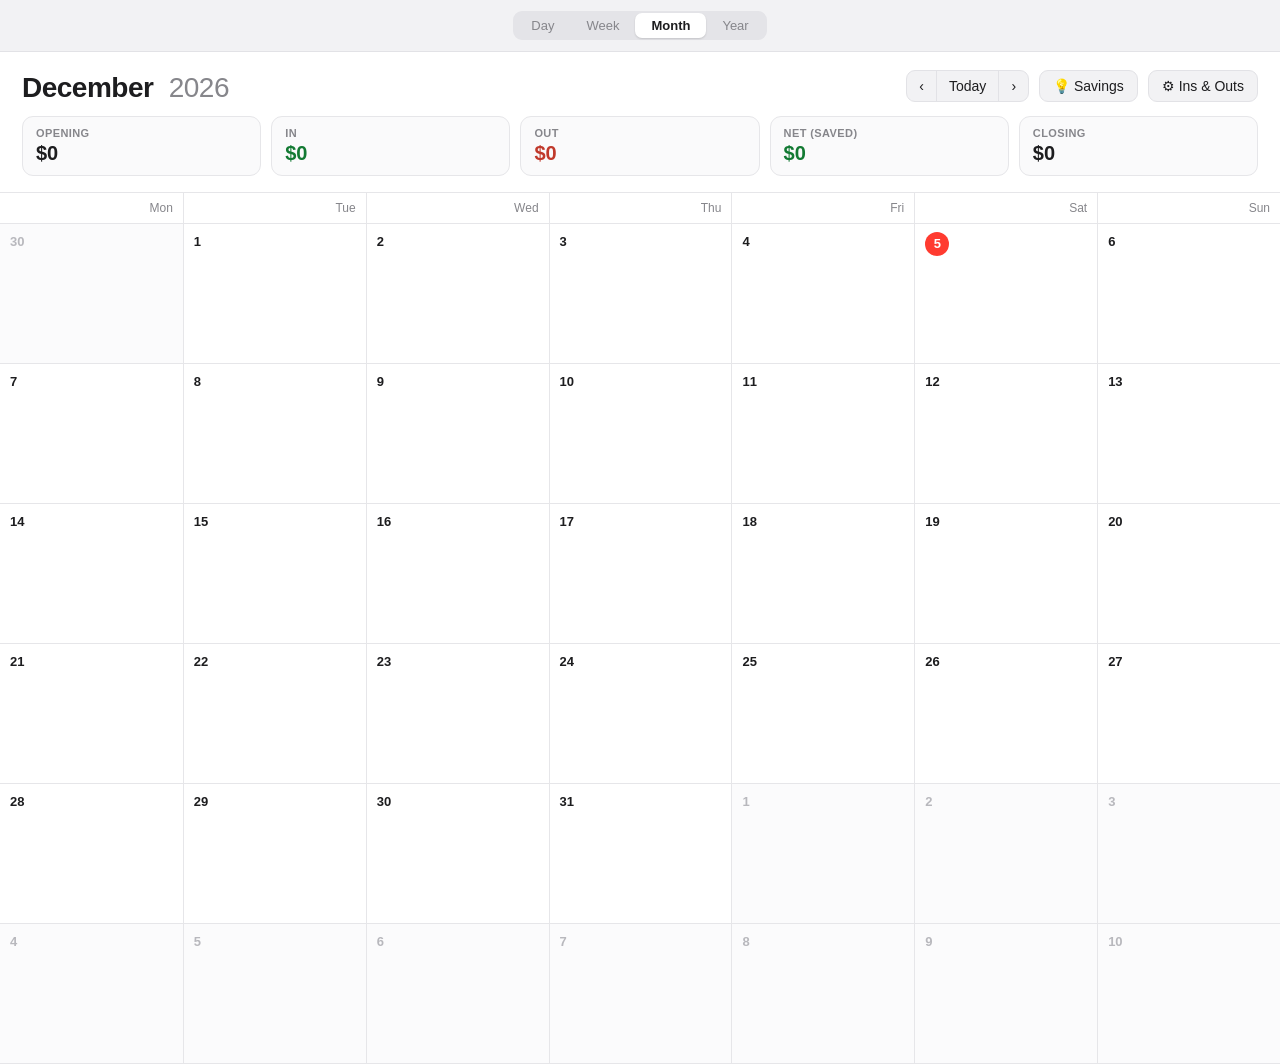
<file: index.html>
<!DOCTYPE html>
<html lang="en">
<head>
<meta charset="UTF-8" />
<meta name="viewport" content="width=device-width, initial-scale=1, viewport-fit=cover" />
<meta name="apple-mobile-web-app-capable" content="yes" />
<title>In &amp; Out Calendar</title>
<link rel="stylesheet" href="css/styles.css" />
</head>
<body>
<div class="window" role="application" aria-label="In and Out budget calendar">
  <div class="titlebar">
    <div class="seg" id="seg" role="tablist" aria-label="View">
      <button data-mode="day">Day</button>
      <button data-mode="week">Week</button>
      <button data-mode="month" class="active">Month</button>
      <button data-mode="year">Year</button>
    </div>
  </div>

  <div class="toolbar">
    <div class="month-title" id="title">Month</div>
    <div class="toolbar-right">
      <div class="navgroup">
        <button id="prev" aria-label="Previous">‹</button>
        <button id="today" class="mid">Today</button>
        <button id="next" aria-label="Next">›</button>
      </div>
      <button class="btn" id="savingsBtn">💡 Savings</button>
      <button class="btn" id="settingsBtn">⚙︎ Ins &amp; Outs</button>
    </div>
  </div>

  <div class="summary" id="summary"></div>
  <div class="weekdays" id="weekdays"></div>
  <div id="main"></div>
</div>

<!-- Day modal -->
<div class="scrim" id="dayScrim">
  <div class="sheet" role="dialog" aria-modal="true" aria-labelledby="dayTitle">
    <h2 id="dayTitle">Day</h2>
    <div class="date-sub" id="daySub"></div>
    <div class="sheet-body">
      <div id="entryList"></div>
      <div class="form" id="addForm">
        <label class="field">Tag
          <select id="tagSelect"></select>
        </label>
        <div id="customFields" style="display:none; flex-direction:column; gap:10px">
          <div class="row2">
            <label class="field">Name<input type="text" id="customName" placeholder="e.g. Coffee" /></label>
            <label class="field">Type
              <div class="typetoggle" id="customType">
                <button type="button" class="in" data-t="in">In</button>
                <button type="button" class="out on" data-t="out">Out</button>
              </div>
            </label>
          </div>
        </div>
        <div class="row2">
          <label class="field">Emoji
            <input type="text" id="emojiInput" class="emoji-input" maxlength="4" placeholder="🙂" />
          </label>
          <label class="field" id="amtField" style="flex:2">Amount
            <input type="number" id="amtInput" inputmode="decimal" step="0.01" placeholder="0" />
          </label>
        </div>
        <div class="emoji-quick" id="emojiQuick"></div>
        <div class="checkline" id="saveTagLine" style="display:none">
          <input type="checkbox" id="saveTag" /> <label for="saveTag">Save as a reusable tag</label>
        </div>
        <div class="row-errors" id="addError" style="display:none"></div>
        <button class="btn primary" id="addBtn">Add to this day</button>
      </div>
    </div>
    <div class="sheet-foot"><button class="btn" id="dayClose">Done</button></div>
  </div>
</div>

<!-- Settings modal -->
<div class="scrim" id="setScrim">
  <div class="sheet wide" role="dialog" aria-modal="true" aria-labelledby="setTitle">
    <h2 id="setTitle">Your ins &amp; outs</h2>
    <div class="date-sub">Set things up once here, so you don't type them again every week.</div>
    <div class="sheet-body">
      <div class="section-h">Things you add often</div>
      <p class="hint">Shortcuts you can pick from when adding to a day. Leave the amount blank if it changes each time, like groceries.</p>
      <div class="tags-table" id="tagsTable"></div>
      <button class="btn addrow" id="addTagRow">＋ Add one</button>

      <div class="section-h">Things that repeat</div>
      <p class="hint">Pay, rent, subscriptions. Say when the first one is and how often it comes back, and the calendar fills itself in.</p>
      <div class="rec-table" id="recTable"></div>
      <button class="btn addrow" id="addRecRow">＋ Add a repeating item</button>

      <div class="section-h">Starting balance</div>
      <p class="hint">What you had in the bank when you started, so the running totals mean something.</p>
      <div class="row2">
        <label class="field">Balance at the start<input type="number" id="startBal" step="0.01" /></label>
        <label class="field">Starting month
          <div class="row2"><select id="startMonth"></select><input type="number" id="startYear" step="1" /></div>
        </label>
      </div>

      <div class="section-h">Keeping your budget safe</div>
      <p class="hint" id="backupStatus">Not on yet. Your budget is only in this browser, so clearing your browsing data would erase it.</p>
      <div class="row2">
        <button class="btn primary" id="backupBtn">Turn on automatic saving</button>
        <button class="btn" id="backupOff" style="display:none">Turn off</button>
      </div>
      <p class="hint">Choose a file, somewhere that syncs like OneDrive is ideal, and every change is written to it as you go. If this browser is ever cleared, pick that same file again and your budget comes back.</p>
      <p class="hint"><strong>Private by design:</strong> nothing is ever sent over the internet. Your figures stay on this device, in your browser and in the file you choose. Nobody else can see them, not even whoever shared this app with you.</p>

      <div class="section-h">Export &amp; backup</div>
      <div class="row2">
        <button class="btn" id="csvBtn">Export to share (CSV)</button>
        <button class="btn" id="exportBtn">Backup (JSON)</button>
        <button class="btn" id="importBtn">Restore backup</button>
        <input type="file" id="importFile" accept="application/json" style="display:none" />
      </div>
      <p class="hint">CSV opens in Excel or Sheets, which is good for sharing. Restore backup reads either a JSON backup or the auto-backup file above.</p>
    </div>
    <div class="sheet-foot"><button class="btn" id="setClose">Done</button></div>
  </div>
</div>

<!-- Savings modal -->
<div class="scrim" id="savScrim">
  <div class="sheet wide" role="dialog" aria-modal="true" aria-labelledby="savTitle">
    <h2 id="savTitle">Where your money goes</h2>
    <div class="date-sub" id="savSub"></div>
    <div class="sheet-body" id="savBody"></div>
    <div class="sheet-foot"><button class="btn" id="savClose">Done</button></div>
  </div>
</div>

<!-- Scripts load in order: data, then helpers, then views, then wiring. -->
<script src="js/config.js"></script>
<script src="js/store.js"></script>
<script src="js/dates.js"></script>
<script src="js/validate.js"></script>
<script src="js/calc.js"></script>
<script src="js/render.js"></script>
<script src="js/day-modal.js"></script>
<script src="js/settings.js"></script>
<script src="js/savings.js"></script>
<script src="js/export.js"></script>
<script src="js/backup.js"></script>
<script src="js/main.js"></script>
</body>
</html>
</file>
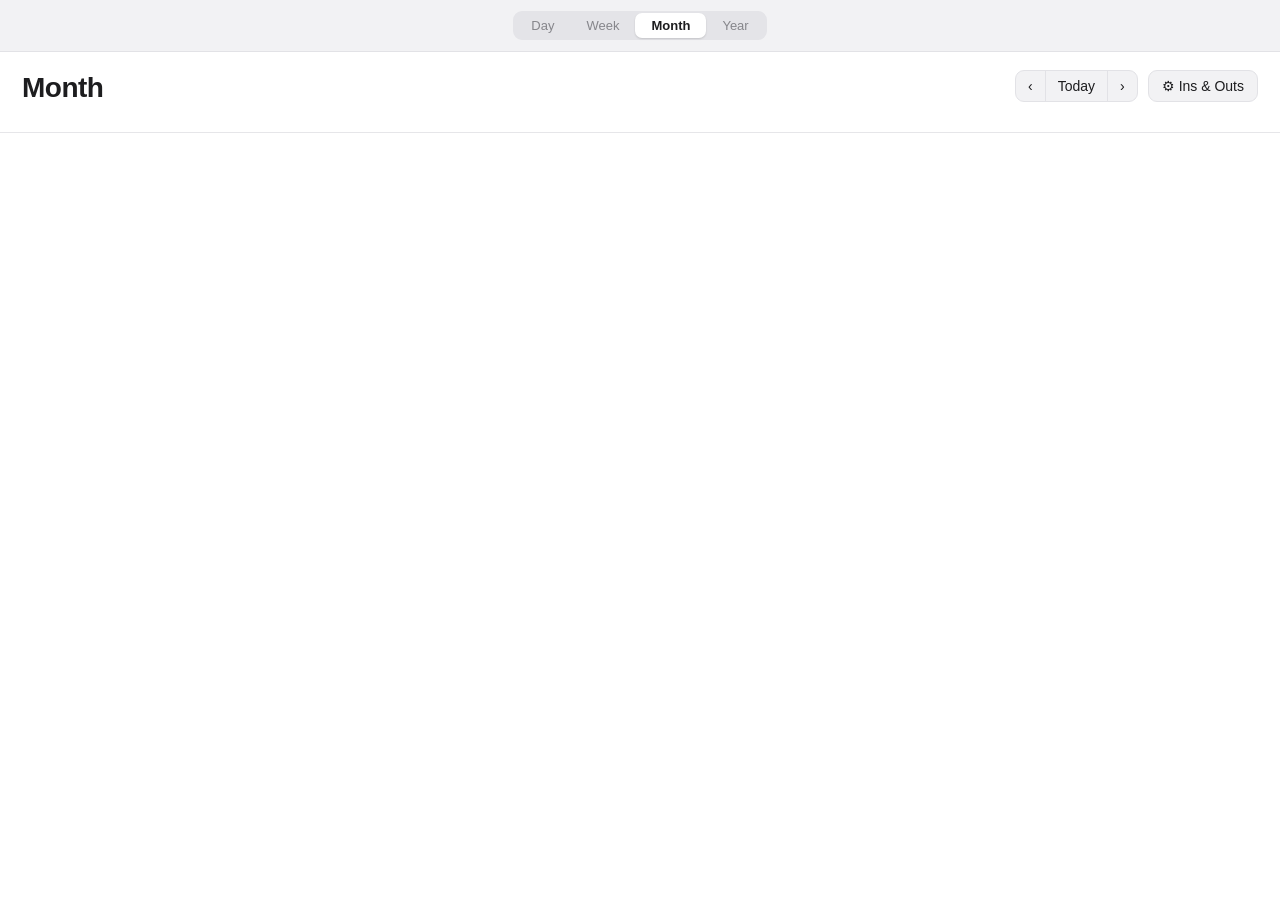
<file: inout-calendar.html>
<!DOCTYPE html>
<html lang="en">
<head>
<meta charset="UTF-8" />
<meta name="viewport" content="width=device-width, initial-scale=1, viewport-fit=cover" />
<meta name="apple-mobile-web-app-capable" content="yes" />
<title>In &amp; Out — Calendar</title>
<link rel="stylesheet" href="css/styles.css" />
</head>
<body>
<div class="window" role="application" aria-label="In and Out budget calendar">
  <div class="titlebar">
    <div class="lights" aria-hidden="true"><i class="r"></i><i class="y"></i><i class="g"></i></div>
    <div class="seg" id="seg" role="tablist" aria-label="View">
      <button data-mode="day">Day</button>
      <button data-mode="week">Week</button>
      <button data-mode="month" class="active">Month</button>
      <button data-mode="year">Year</button>
    </div>
    <div class="titlebar-spacer"></div>
  </div>

  <div class="toolbar">
    <div class="month-title" id="title">Month</div>
    <div class="toolbar-right">
      <div class="navgroup">
        <button id="prev" aria-label="Previous">‹</button>
        <button id="today" class="mid">Today</button>
        <button id="next" aria-label="Next">›</button>
      </div>
      <button class="btn" id="settingsBtn">⚙︎ Ins &amp; Outs</button>
    </div>
  </div>

  <div class="summary" id="summary"></div>
  <div class="weekdays" id="weekdays"></div>
  <div id="main"></div>
</div>

<!-- Day modal -->
<div class="scrim" id="dayScrim">
  <div class="sheet" role="dialog" aria-modal="true" aria-labelledby="dayTitle">
    <h2 id="dayTitle">Day</h2>
    <div class="date-sub" id="daySub"></div>
    <div class="sheet-body">
      <div id="entryList"></div>
      <div class="form" id="addForm">
        <label class="field">Tag
          <select id="tagSelect"></select>
        </label>
        <div id="customFields" style="display:none; flex-direction:column; gap:10px">
          <div class="row2">
            <label class="field">Name<input type="text" id="customName" placeholder="e.g. Coffee" /></label>
            <label class="field">Type
              <div class="typetoggle" id="customType">
                <button type="button" class="in" data-t="in">In</button>
                <button type="button" class="out on" data-t="out">Out</button>
              </div>
            </label>
          </div>
        </div>
        <div class="row2">
          <label class="field">Emoji
            <input type="text" id="emojiInput" class="emoji-input" maxlength="4" placeholder="🙂" />
          </label>
          <label class="field" id="amtField" style="flex:2">Amount
            <input type="number" id="amtInput" inputmode="decimal" step="0.01" placeholder="0" />
          </label>
        </div>
        <div class="emoji-quick" id="emojiQuick"></div>
        <div class="checkline" id="saveTagLine" style="display:none">
          <input type="checkbox" id="saveTag" /> <label for="saveTag">Save as a reusable tag</label>
        </div>
        <button class="btn primary" id="addBtn">Add to this day</button>
      </div>
    </div>
    <div class="sheet-foot"><button class="btn" id="dayClose">Done</button></div>
  </div>
</div>

<!-- Settings modal -->
<div class="scrim" id="setScrim">
  <div class="sheet wide" role="dialog" aria-modal="true" aria-labelledby="setTitle">
    <h2 id="setTitle">Your ins &amp; outs</h2>
    <div class="date-sub">Define salary, bills and subscriptions once. Leave Amount blank for variable ones.</div>
    <div class="sheet-body">
      <div class="section-h">Tags</div>
      <div class="tags-table rowgrid" id="tagsTable"></div>
      <button class="btn addrow" id="addTagRow">＋ Add a tag</button>

      <div class="section-h">Repeating items</div>
      <p class="hint">Set an amount, a start date and how often it repeats. It fills the calendar automatically — no need to add it by hand.</p>
      <div class="rec-table" id="recTable"></div>
      <button class="btn addrow" id="addRecRow">＋ Add a repeating item</button>

      <div class="section-h">Starting balance</div>
      <div class="row2">
        <label class="field">Balance at the start<input type="number" id="startBal" step="0.01" /></label>
        <label class="field">Starting month
          <div class="row2"><select id="startMonth"></select><input type="number" id="startYear" step="1" /></div>
        </label>
      </div>

      <div class="section-h">Automatic backup</div>
      <p class="hint" id="backupStatus">Off — your data lives only in this browser.</p>
      <div class="row2">
        <button class="btn" id="backupBtn">Choose backup file</button>
        <button class="btn" id="backupOff" style="display:none">Turn off</button>
      </div>
      <p class="hint">Pick a file inside your OneDrive folder and every change is written to it straight away — so clearing your browser, or swapping computers, doesn't lose anything.</p>

      <div class="section-h">Export &amp; backup</div>
      <div class="row2">
        <button class="btn" id="csvBtn">Export to share (CSV)</button>
        <button class="btn" id="exportBtn">Backup (JSON)</button>
        <button class="btn" id="importBtn">Restore backup</button>
        <input type="file" id="importFile" accept="application/json" style="display:none" />
      </div>
      <p class="hint">CSV opens in Excel or Sheets — good for sharing. Restore backup reads either a JSON backup or the auto-backup file above.</p>
    </div>
    <div class="sheet-foot"><button class="btn" id="setClose">Done</button></div>
  </div>
</div>

<!-- Scripts load in order: data, then helpers, then views, then wiring. -->
<script src="js/config.js"></script>
<script src="js/store.js"></script>
<script src="js/dates.js"></script>
<script src="js/calc.js"></script>
<script src="js/render.js"></script>
<script src="js/day-modal.js"></script>
<script src="js/settings.js"></script>
<script src="js/export.js"></script>
<script src="js/backup.js"></script>
<script src="js/main.js"></script>
</body>
</html>
</file>
<file: css/styles.css>
:root{
  --bg:#ffffff; --line:#e6e6e9; --line-strong:#d6d6da;
  --ink:#1d1d1f; --sub:#86868b; --faint:#b8b8bd;
  --chrome:#f2f2f4; --chrome-line:#e2e2e6;
  --in-bg:#e6f5ea; --in-ink:#137a33;
  --out-bg:#fdecea; --out-ink:#c0392b;
  --accent:#0a84ff; --today:#ff3b30;
  --shadow:0 20px 60px rgba(0,0,0,.16), 0 2px 8px rgba(0,0,0,.06);
  --radius:14px;
  --font:-apple-system,BlinkMacSystemFont,"SF Pro Text","SF Pro Display","Segoe UI",Roboto,Helvetica,Arial,sans-serif;
}
*{box-sizing:border-box}
html,body{margin:0}
body{
  font-family:var(--font); color:var(--ink); background:var(--bg);
  min-height:100vh; -webkit-font-smoothing:antialiased;
}

/* Full-bleed: the calendar owns the whole window rather than sitting in a card. */
.window{
  width:100%; min-height:100vh; background:var(--bg); overflow:hidden;
  display:flex; flex-direction:column;
}

.titlebar{display:flex; align-items:center; gap:14px; padding:11px 14px; background:var(--chrome); border-bottom:1px solid var(--chrome-line)}
.seg{margin:0 auto; display:flex; background:#e4e4e8; border-radius:9px; padding:2px}
.seg button{border:0; background:transparent; font:inherit; font-size:13px; color:var(--sub); padding:5px 16px; border-radius:7px; cursor:pointer}
.seg button.active{background:#fff; color:var(--ink); box-shadow:0 1px 2px rgba(0,0,0,.14); font-weight:600}

.toolbar{display:flex; align-items:flex-end; gap:16px; padding:18px 22px 14px; flex-wrap:wrap}
.month-title{font-size:28px; font-weight:800; letter-spacing:-.5px; line-height:1.05}
.month-title span{color:var(--sub); font-weight:500; margin-left:8px}
.toolbar-right{margin-left:auto; display:flex; align-items:center; gap:10px}
.navgroup{display:flex; align-items:center; background:var(--chrome); border:1px solid var(--chrome-line); border-radius:9px; overflow:hidden}
.navgroup button{border:0;background:transparent;font:inherit;color:var(--ink);padding:7px 12px;cursor:pointer;font-size:14px}
.navgroup button:hover{background:#e7e7ec}
.navgroup .mid{border-left:1px solid var(--chrome-line);border-right:1px solid var(--chrome-line)}
.btn{border:1px solid var(--chrome-line); background:var(--chrome); color:var(--ink); font:inherit; font-size:14px; padding:7px 13px; border-radius:9px; cursor:pointer; display:inline-flex; gap:7px; align-items:center}
.btn:hover{background:#e7e7ec}
.btn.primary{background:var(--accent); border-color:var(--accent); color:#fff}
.btn.primary:hover{filter:brightness(.96)}

.summary{display:flex; gap:10px; padding:0 22px 16px; flex-wrap:wrap}
.tile{flex:1; min-width:120px; background:#fafafb; border:1px solid var(--line); border-radius:11px; padding:10px 13px}
.tile .lab{font-size:11px; letter-spacing:.4px; text-transform:uppercase; color:var(--sub); font-weight:600}
.tile .val{font-size:20px; font-weight:700; margin-top:3px}
.tile .val.in{color:var(--in-ink)} .tile .val.out{color:var(--out-ink)}
.tile .val.pos{color:var(--in-ink)} .tile .val.neg{color:var(--out-ink)}

.weekdays{display:grid; grid-template-columns:repeat(7,1fr); border-top:1px solid var(--line); background:#fff}
.weekdays div{padding:8px 10px; font-size:12px; color:var(--sub); text-align:right; border-left:1px solid var(--line)}
.weekdays div:first-child{border-left:0}
.weekdays.hidden{display:none}

/* The calendar area takes whatever height is left under the toolbar, so the
   month grid stretches to fill the screen instead of leaving it half empty. */
#main{flex:1 1 auto; display:flex; flex-direction:column}
.grid{flex:1 1 auto; display:grid; grid-template-columns:repeat(7,1fr); grid-auto-rows:minmax(140px,1fr); border-top:1px solid var(--line)}
.grid.week{grid-auto-rows:minmax(440px,1fr)}
.cell{border-left:1px solid var(--line); border-bottom:1px solid var(--line); min-height:140px; padding:8px 10px 10px; cursor:pointer; overflow:hidden; background:#fff; display:flex; flex-direction:column; gap:5px}
.cell:nth-child(7n+1){border-left:0}
.cell:hover{background:#fafafe}
.cell.dim{background:#fbfbfc}
.cell.dim .num{color:var(--faint)}
.cell .num{font-size:13px; color:var(--ink); font-weight:600; align-self:flex-start; line-height:1.6; min-width:22px}
.cell.today .num{background:var(--today); color:#fff; border-radius:50%; width:24px;height:24px; display:flex;align-items:center;justify-content:center; font-weight:700}
.grid.week .cell{overflow:auto}
.pills{display:flex; flex-direction:column; gap:3px; overflow:hidden}
.pill{display:flex; align-items:center; gap:5px; font-size:11.5px; line-height:1.3; padding:2px 7px; border-radius:999px; white-space:nowrap; overflow:hidden}
.pill .lead{flex:none; width:14px; text-align:center}
.pill .lead.dot{width:6px;height:6px;border-radius:50%}
.pill .nm{overflow:hidden; text-overflow:ellipsis}
.pill .rep{opacity:.6; font-size:10px}
.pill .amt{margin-left:auto; font-variant-numeric:tabular-nums; font-weight:600; padding-left:6px}
.pill.in{background:var(--in-bg); color:var(--in-ink)} .pill.in .lead.dot{background:var(--in-ink)}
.pill.out{background:var(--out-bg); color:var(--out-ink)} .pill.out .lead.dot{background:var(--out-ink)}
.more{font-size:11px; color:var(--sub); padding-left:3px}

/* day view */
.dayview{padding:22px; display:flex; flex-direction:column; gap:10px; min-height:300px}
.dayview .big-add{align-self:flex-start}

/* year view */
.yeargrid{display:grid; grid-template-columns:repeat(4,1fr); gap:14px; padding:20px}
@media (max-width:760px){ .yeargrid{grid-template-columns:repeat(2,1fr)} }
.ycard{border:1px solid var(--line); border-radius:12px; padding:14px; cursor:pointer; background:#fff; transition:.12s}
.ycard:hover{border-color:var(--accent); box-shadow:0 4px 14px rgba(0,0,0,.06)}
.ycard h3{margin:0 0 8px; font-size:15px}
.ycard .yr{display:flex; justify-content:space-between; font-size:13px; margin:2px 0}
.ycard .yr .k{color:var(--sub)}
.ycard .yin{color:var(--in-ink); font-weight:600} .ycard .yout{color:var(--out-ink); font-weight:600}
.ycard .ynet{border-top:1px solid var(--line); margin-top:7px; padding-top:7px; font-weight:700}

/* modal */
.scrim{position:fixed; inset:0; background:rgba(0,0,0,.28); display:none; align-items:center; justify-content:center; padding:18px; z-index:50}
.scrim.show{display:flex}
.sheet{background:#fff; border-radius:16px; box-shadow:var(--shadow); width:100%; max-width:440px; max-height:92vh; overflow:auto}
.sheet.wide{max-width:620px}
.sheet h2{margin:0; font-size:19px; padding:22px 24px 5px}
.sheet .date-sub{padding:0 24px 15px; color:var(--sub); font-size:13px; line-height:1.5; border-bottom:1px solid var(--line)}
/* generous padding: these sheets are read, not just filled in */
.sheet-body{padding:20px 24px 24px}
.entry-row{display:flex; align-items:center; gap:10px; padding:11px 0}
.entry-row + .entry-row{border-top:1px solid var(--line)}
.entry-row .lead{width:20px; text-align:center}
.entry-row .lead.dot{width:8px;height:8px;border-radius:50%}
.entry-row.in .lead.dot{background:var(--in-ink)} .entry-row.out .lead.dot{background:var(--out-ink)}
.entry-row .nm{flex:1}
.entry-row .rep{font-size:11px; color:var(--sub); margin-left:4px}
.entry-row .amt{font-variant-numeric:tabular-nums; font-weight:600}
.entry-row.in .amt{color:var(--in-ink)} .entry-row.out .amt{color:var(--out-ink)}
.del{border:0;background:transparent;color:var(--faint);cursor:pointer;font-size:18px;line-height:1;padding:2px 6px;border-radius:6px}
.del:hover{background:#f3f3f5;color:var(--out-ink)}
.iconbtn{border:0;background:transparent;color:var(--faint);cursor:pointer;font-size:15px;line-height:1;padding:4px 6px;border-radius:6px}
.iconbtn:hover{background:#f3f3f5;color:var(--ink)}
.iconbtn.ok{color:var(--in-ink)}
.iconbtn.ok:hover{background:var(--in-bg)}

/* a row swapped into edit mode */
.entry-row.editing{display:grid; grid-template-columns:56px 1.4fr .8fr .9fr auto auto; gap:6px; align-items:center}
.entry-row.editing .amt-edit{font-variant-numeric:tabular-nums}
.empty{color:var(--sub); font-size:13px; padding:10px 0}
.form{display:flex; flex-direction:column; gap:10px; margin-top:12px; border-top:1px solid var(--line); padding-top:14px}
label.field{display:flex; flex-direction:column; gap:5px; font-size:12px; color:var(--sub)}
select,input[type=text],input[type=number],input[type=date]{font:inherit; font-size:15px; color:var(--ink); padding:9px 11px; border:1px solid var(--line-strong); border-radius:9px; background:#fff; width:100%}
select:focus,input:focus{outline:2px solid var(--accent); outline-offset:1px; border-color:var(--accent)}
.row2{display:flex; gap:10px} .row2 > *{flex:1}
.emoji-input{max-width:64px; text-align:center; font-size:18px}
.emoji-quick{display:flex; flex-wrap:wrap; gap:5px}
.emoji-quick button{border:1px solid var(--line); background:#fff; border-radius:8px; font-size:16px; width:34px; height:34px; cursor:pointer}
.emoji-quick button:hover{background:#f3f3f5}
.typetoggle{display:flex; border:1px solid var(--line-strong); border-radius:9px; overflow:hidden}
.typetoggle button{flex:1; border:0; background:#fff; font:inherit; padding:9px; cursor:pointer; color:var(--sub)}
.typetoggle button.in.on{background:var(--in-bg); color:var(--in-ink); font-weight:600}
.typetoggle button.out.on{background:var(--out-bg); color:var(--out-ink); font-weight:600}
.sheet-foot{display:flex; gap:10px; padding:15px 24px 20px; position:sticky; bottom:0; background:#fff; border-top:1px solid var(--line)}
.sheet-foot .btn{flex:1; justify-content:center}
.checkline{display:flex; align-items:center; gap:8px; font-size:13px; color:var(--sub)}
.checkline input{width:auto}

/* tags: a compact table, headers sitting above their own columns */
.tags-table{display:flex; flex-direction:column; gap:8px}
.tags-table .tag-row{display:grid; grid-template-columns:22px 52px minmax(0,1.5fr) 92px 110px 28px; gap:8px; align-items:center}
.tags-table .tag-row.head{gap:8px; padding:0 0 2px}
.tags-table .tag-row.head .colhead{padding-left:2px}
.grip{border:0; background:transparent; color:var(--faint); cursor:grab; font-size:15px; line-height:1; padding:2px 0; text-align:center; touch-action:none; -webkit-user-select:none; user-select:none}
.grip:hover{color:var(--sub)}
.grip:active{cursor:grabbing}
.row-wrap.dragging, .rec-card.dragging{opacity:.45}
.rec-grip{align-self:flex-end; margin-bottom:8px; flex:none}

/* repeating items: too many fields for one line, so each is a labelled card */
.rec-table{display:flex; flex-direction:column; gap:10px}
.rec-card{border:1px solid var(--line); border-radius:11px; padding:11px 12px 9px; background:#fafafb; display:flex; flex-direction:column; gap:8px}
.rec-line{display:flex; gap:8px; align-items:flex-end}
.rec-line .grow{flex:1; min-width:0}
.minifield{display:flex; flex-direction:column; gap:4px; font-size:11px; color:var(--sub); min-width:0}
.minifield.emoji-col{width:52px; flex:none}
.rec-del{align-self:flex-end; margin-bottom:3px}
.rec-summary{margin:2px 0 0; font-size:12px; color:var(--sub); font-variant-numeric:tabular-nums}
/* On a phone five columns squeeze the name to nothing, so each tag becomes a
   two-line card instead: emoji and name on top, in/out and amount beneath. */
@media (max-width:560px){
  .rec-line{flex-wrap:wrap}
  .tags-table .tag-row.head{display:none}
  .tags-table .tag-row{
    grid-template-columns:20px 44px minmax(0,1fr) 28px;
    grid-template-areas:"grip emoji name del" "grip type amount amount";
    gap:6px; padding:8px; background:#fafafb;
    border:1px solid var(--line); border-radius:10px;
  }
  .tags-table .tag-row [data-f="grip"]{grid-area:grip; align-self:center}
  .tags-table .tag-row [data-f="emoji"]{grid-area:emoji}
  .tags-table .tag-row [data-f="name"]{grid-area:name}
  .tags-table .tag-row [data-f="del"]{grid-area:del}
  .tags-table .tag-row [data-f="type"]{grid-area:type}
  .tags-table .tag-row [data-f="amount"]{grid-area:amount}
}

/* problems: red text that says what to do, sitting under the row it belongs to */
.row-errors{display:flex; flex-direction:column; gap:4px; padding:7px 11px 8px; margin-top:6px;
  background:var(--out-bg); border:1px solid #f3c8c2; border-left:3px solid var(--out-ink); border-radius:9px}
.row-errors:empty{display:none}
.err{margin:0; font-size:12.5px; line-height:1.45; color:var(--out-ink)}
.err::before{content:"! "; font-weight:700}
input.invalid, select.invalid{border-color:var(--out-ink) !important; background:#fffafa}
input.invalid:focus, select.invalid:focus{outline-color:var(--out-ink)}
.row-wrap{display:flex; flex-direction:column}
.rec-card.has-error, .row-wrap.has-error{scroll-margin:80px}
.rec-card.has-error{border-color:#f3c8c2}
.flash{animation:flash .9s ease}
@keyframes flash{ 0%,100%{background:transparent} 30%{background:#fdecea} }
.edit-wrap{display:flex; flex-direction:column; padding:4px 0}

.mini{font-size:13px; padding:7px 8px !important}
.hint{font-size:12.5px; line-height:1.55; color:var(--sub); margin:3px 0 10px}
.empty-note{font-size:13px; color:var(--sub); margin:0; padding:12px 13px; background:#fafafb; border:1px dashed var(--line-strong); border-radius:10px}
.addrow{align-self:flex-start; margin-top:10px}
.section-h{font-size:12px;text-transform:uppercase;letter-spacing:.4px;color:var(--sub);font-weight:600;margin:22px 0 8px}
.colhead{font-size:11px;color:var(--sub)}

/* savings sheet */
.sav-lead{font-size:14px; line-height:1.55; color:var(--ink); margin:0}
.sav-lead strong{font-variant-numeric:tabular-nums}
.spend-list{display:flex; flex-direction:column; gap:10px}
.spend-row{display:grid; grid-template-columns:22px minmax(0,1fr) auto 82px; grid-template-areas:"lead nm amt chip" "bar bar bar chip"; gap:3px 9px; align-items:center}
.spend-row .sp-lead{grid-area:lead; text-align:center; font-size:15px}
.spend-row .sp-dot{display:inline-block; width:8px;height:8px;border-radius:50%; background:var(--out-ink)}
.spend-row .sp-nm{grid-area:nm; overflow:hidden; text-overflow:ellipsis; white-space:nowrap; font-size:14px}
.sp-once{font-size:10px; font-weight:600; text-transform:uppercase; letter-spacing:.3px; color:var(--sub); background:#eee; border-radius:5px; padding:1px 5px; margin-left:2px; vertical-align:1px}
.oneoff-note{margin-top:12px; padding:10px 12px; background:#fafafb; border:1px dashed var(--line-strong); border-radius:10px}
.oneoff-note strong{font-variant-numeric:tabular-nums; color:var(--ink)}
.spend-row .sp-amt{grid-area:amt; font-variant-numeric:tabular-nums; font-weight:700; font-size:14px}
.spend-row .sp-meta{grid-area:bar; display:flex; align-items:center; gap:9px}
.spend-row .sp-bar{flex:1; height:6px; background:#f0f0f2; border-radius:999px; overflow:hidden}
.spend-row .sp-bar i{display:block; height:100%; border-radius:999px}
.spend-row .sp-count{font-size:11px; color:var(--sub); white-space:nowrap; font-variant-numeric:tabular-nums; flex:none}
.spend-row.cut .sp-bar i{background:var(--out-ink)}
.spend-row.ess .sp-bar i{background:var(--faint)}
.spend-row.ess .sp-nm, .spend-row.ess .sp-amt{color:var(--sub)}
.sp-chip{grid-area:chip; justify-self:end; align-self:center; border:1px solid var(--line-strong); background:#fff; font:inherit; font-size:11.5px; font-weight:600; padding:5px 9px; border-radius:999px; cursor:pointer; white-space:nowrap; width:78px; text-align:center}
.sp-chip.is-cut{background:var(--out-bg); color:var(--out-ink); border-color:#f3c8c2}
.sp-chip.is-ess{background:var(--in-bg); color:var(--in-ink); border-color:#c2e6cc}
.sp-chip:hover{filter:brightness(.97)}

.idea-list{display:flex; flex-direction:column; gap:8px}
.idea{display:flex; gap:10px; align-items:flex-start; padding:11px 12px; background:#fafafb; border:1px solid var(--line); border-radius:11px}
.idea-emoji{font-size:17px; line-height:1.4; flex:none}
.idea-text{font-size:13px; line-height:1.5; color:var(--ink)}
.idea-text strong{font-variant-numeric:tabular-nums}

.sav-max{background:#fafafb; border:1px solid var(--line); border-radius:12px; padding:14px 15px}
.sav-slider-line{display:flex; justify-content:space-between; align-items:baseline; font-size:13px; color:var(--sub)}
.sav-slider-line output{font-size:17px; font-weight:800; color:var(--ink); font-variant-numeric:tabular-nums}
.sav-max input[type=range]{width:100%; margin:10px 0 4px; accent-color:var(--accent); cursor:pointer}
.sav-figs{display:flex; gap:10px; margin-top:10px}
.sav-fig{flex:1; background:#fff; border:1px solid var(--line); border-radius:10px; padding:9px 12px}
.sav-fig .lab{font-size:11px; letter-spacing:.3px; text-transform:uppercase; color:var(--sub); font-weight:600}
.sav-fig .val{font-size:19px; font-weight:700; margin-top:2px; font-variant-numeric:tabular-nums}
.sav-fig .val.pos{color:var(--in-ink)}

@media (max-width:560px){
  .spend-row{grid-template-columns:20px minmax(0,1fr) auto 70px}
  .sp-chip{width:66px; padding:5px 6px}
}
</file>
